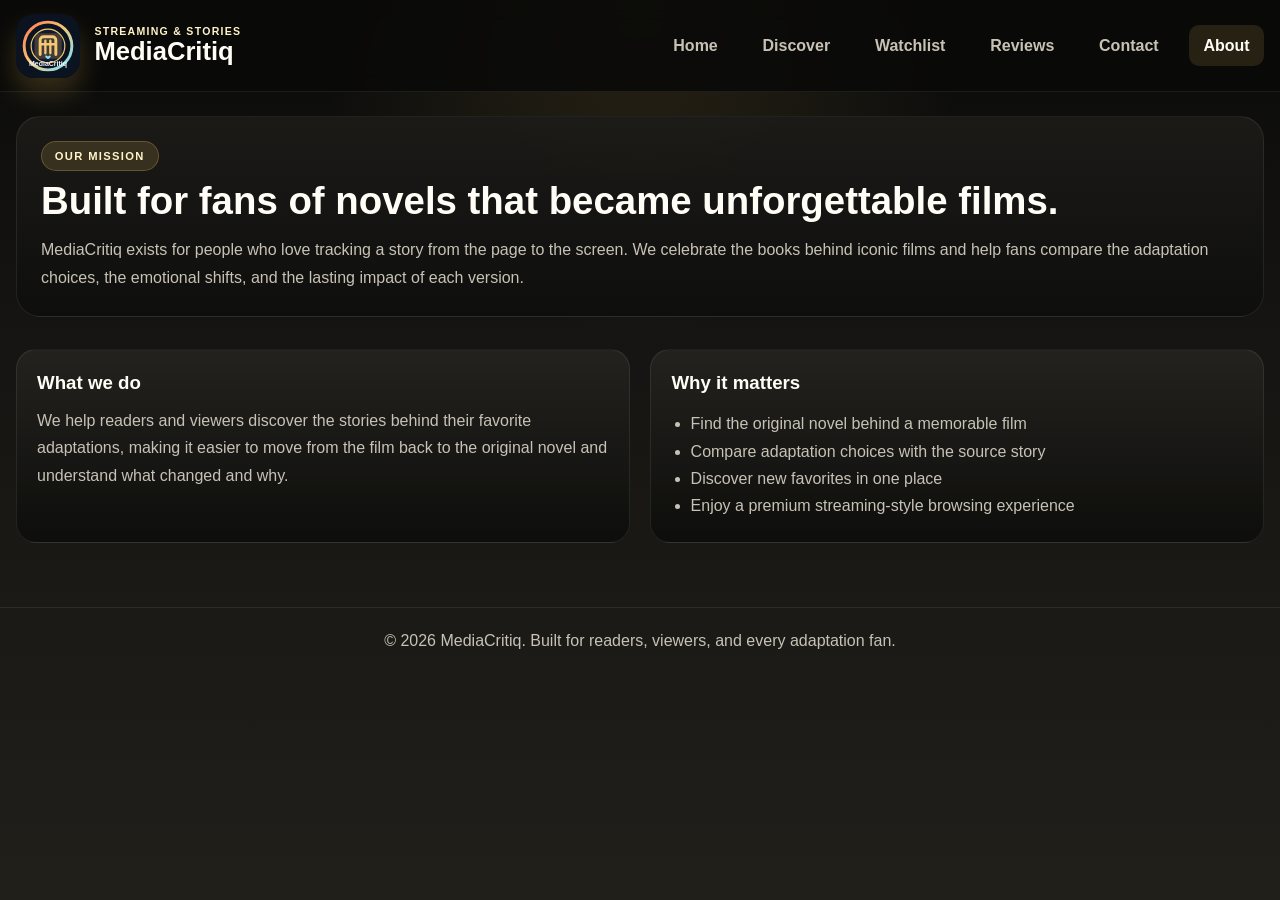
<file: about-us.html>
﻿<!DOCTYPE html>
<html lang="en">
<head>
  <meta charset="UTF-8" />
  <meta name="viewport" content="width=device-width, initial-scale=1.0" />
  <title>MediaCritiq | About</title>
  <link rel="stylesheet" href="style.css" />
</head>
<body>
  <header class="site-header">
    <div class="site-header-inner">
      <div class="brand">
        <img src="images/media-critiq-logo.svg" alt="MediaCritiq logo" />
        <div class="brand-copy"><small>Streaming & stories</small><h1>MediaCritiq</h1></div>
      </div>
      <button class="nav-toggle" aria-label="Toggle menu" aria-expanded="false">☰</button>
      <nav class="main-menu" aria-label="Main navigation">
        <a href="index.html">Home</a>
        <a href="discover.html">Discover</a>
        <a href="watchlist.html">Watchlist</a>
        <a href="reviews.html">Reviews</a>
        <a href="contact-us.html">Contact</a>
        <a href="about-us.html" class="active">About</a>
      </nav>
    </div>
  </header>
  <main class="page-shell">
    <section class="page-intro">
      <span class="eyebrow">Our mission</span>
      <h2>Built for fans of novels that became unforgettable films.</h2>
      <p>MediaCritiq exists for people who love tracking a story from the page to the screen. We celebrate the books behind iconic films and help fans compare the adaptation choices, the emotional shifts, and the lasting impact of each version.</p>
    </section>
    <div class="content-stack">
      <section class="pair-grid">
        <article class="info-card"><h3>What we do</h3><p>We help readers and viewers discover the stories behind their favorite adaptations, making it easier to move from the film back to the original novel and understand what changed and why.</p></article>
        <article class="info-card"><h3>Why it matters</h3><ul><li>Find the original novel behind a memorable film</li><li>Compare adaptation choices with the source story</li><li>Discover new favorites in one place</li><li>Enjoy a premium streaming-style browsing experience</li></ul></article>
      </section>
    </div>
  </main>
  <footer>&copy; 2026 MediaCritiq. Built for readers, viewers, and every adaptation fan.</footer>
  <script src="app.js"></script>
</body>
</html>
</file>
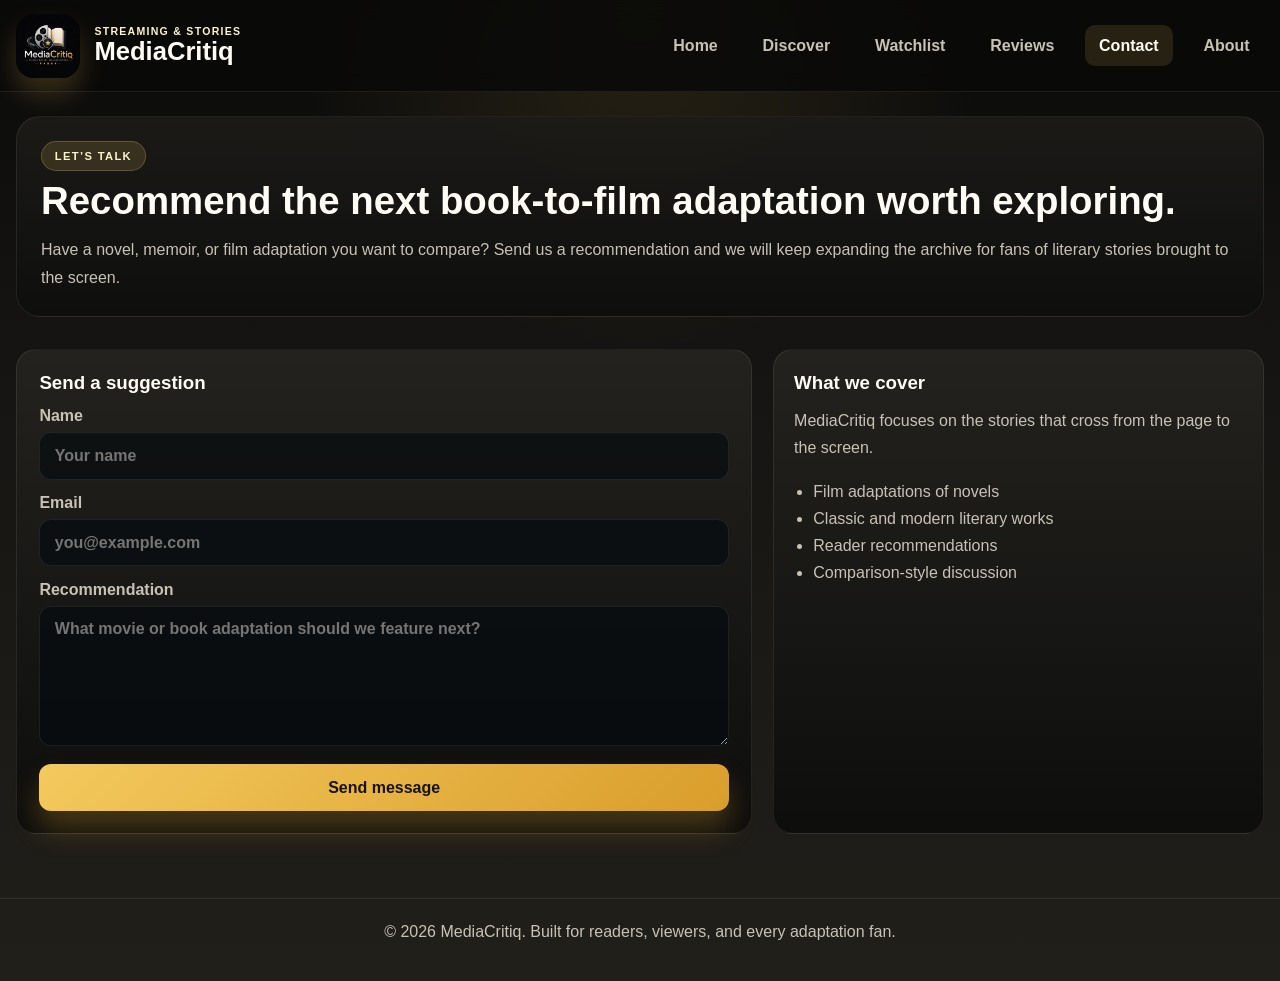
<file: contact-us.html>
﻿<!DOCTYPE html>
<html lang="en">
<head>
  <meta charset="UTF-8" />
  <meta name="viewport" content="width=device-width, initial-scale=1.0" />
  <title>MediaCritiq | Contact</title>
  <link rel="stylesheet" href="style.css" />
</head>
<body>
  <header class="site-header">
    <div class="site-header-inner">
      <div class="brand">
        <img src="images/logo.png" alt="MediaCritiq logo" />
        <div class="brand-copy"><small>Streaming & stories</small><h1>MediaCritiq</h1></div>
      </div>
      <button class="nav-toggle" aria-label="Toggle menu" aria-expanded="false">☰</button>
      <nav class="main-menu" aria-label="Main navigation">
        <a href="index.html">Home</a>
        <a href="discover.html">Discover</a>
        <a href="watchlist.html">Watchlist</a>
        <a href="reviews.html">Reviews</a>
        <a href="contact-us.html" class="active">Contact</a>
        <a href="about-us.html">About</a>
      </nav>
    </div>
  </header>
  <main class="page-shell">
    <section class="page-intro">
      <span class="eyebrow">Let’s talk</span>
      <h2>Recommend the next book-to-film adaptation worth exploring.</h2>
      <p>Have a novel, memoir, or film adaptation you want to compare? Send us a recommendation and we will keep expanding the archive for fans of literary stories brought to the screen.</p>
    </section>
    <div class="content-stack">
      <section class="contact-grid">
        <div class="form-card">
          <h3>Send a suggestion</h3>
          <div class="form-grid">
            <label>Name<input type="text" placeholder="Your name" /></label>
            <label>Email<input type="email" placeholder="you@example.com" /></label>
            <label>Recommendation<textarea placeholder="What movie or book adaptation should we feature next?"></textarea></label>
            <button class="button primary" type="button">Send message</button>
          </div>
        </div>
        <aside class="info-card">
          <h3>What we cover</h3>
          <p>MediaCritiq focuses on the stories that cross from the page to the screen.</p>
          <ul>
            <li>Film adaptations of novels</li>
            <li>Classic and modern literary works</li>
            <li>Reader recommendations</li>
            <li>Comparison-style discussion</li>
          </ul>
        </aside>
      </section>
    </div>
  </main>
  <footer>&copy; 2026 MediaCritiq. Built for readers, viewers, and every adaptation fan.</footer>
  <script src="app.js"></script>
</body>
</html>
</file>
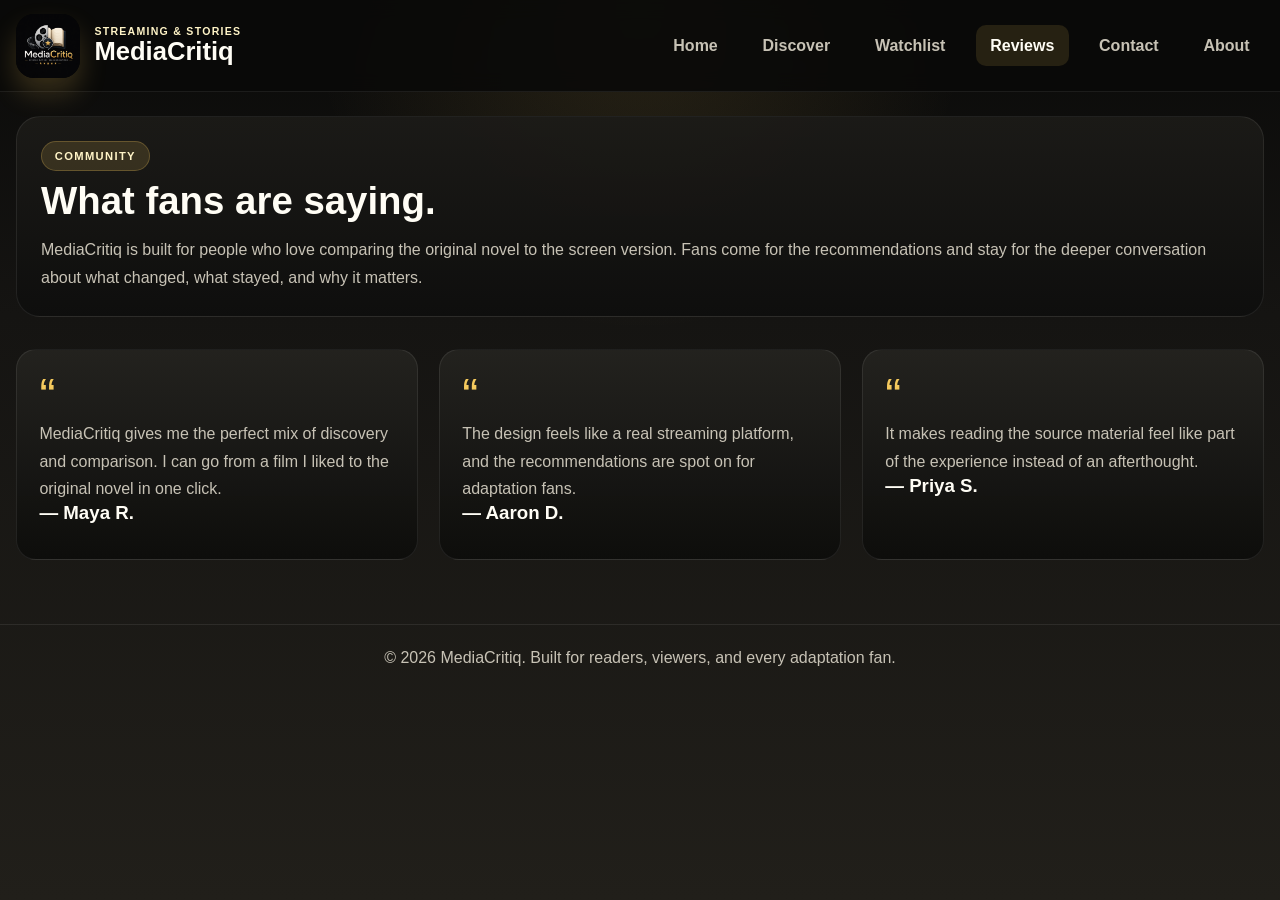
<file: reviews.html>
﻿<!DOCTYPE html>
<html lang="en">
<head>
  <meta charset="UTF-8" />
  <meta name="viewport" content="width=device-width, initial-scale=1.0" />
  <title>MediaCritiq | Reviews</title>
  <link rel="stylesheet" href="style.css" />
</head>
<body>
  <header class="site-header">
    <div class="site-header-inner">
      <div class="brand">
        <img src="images/logo.png" alt="MediaCritiq logo" />
        <div class="brand-copy"><small>Streaming & stories</small><h1>MediaCritiq</h1></div>
      </div>
      <button class="nav-toggle" aria-label="Toggle menu" aria-expanded="false">☰</button>
      <nav class="main-menu" aria-label="Main navigation">
        <a href="index.html">Home</a>
        <a href="discover.html">Discover</a>
        <a href="watchlist.html">Watchlist</a>
        <a href="reviews.html" class="active">Reviews</a>
        <a href="contact-us.html">Contact</a>
        <a href="about-us.html">About</a>
      </nav>
    </div>
  </header>
  <main class="page-shell">
    <section class="page-intro">
      <span class="eyebrow">Community</span>
      <h2>What fans are saying.</h2>
      <p>MediaCritiq is built for people who love comparing the original novel to the screen version. Fans come for the recommendations and stay for the deeper conversation about what changed, what stayed, and why it matters.</p>
    </section>
    <div class="content-stack">
      <section class="review-grid">
        <article class="quote-card"><div class="quote-mark">“</div><p>MediaCritiq gives me the perfect mix of discovery and comparison. I can go from a film I liked to the original novel in one click.</p><h3>— Maya R.</h3></article>
        <article class="quote-card"><div class="quote-mark">“</div><p>The design feels like a real streaming platform, and the recommendations are spot on for adaptation fans.</p><h3>— Aaron D.</h3></article>
        <article class="quote-card"><div class="quote-mark">“</div><p>It makes reading the source material feel like part of the experience instead of an afterthought.</p><h3>— Priya S.</h3></article>
      </section>
    </div>
  </main>
  <footer>&copy; 2026 MediaCritiq. Built for readers, viewers, and every adaptation fan.</footer>
  <script src="app.js"></script>
</body>
</html>
</file>
<file: style.css>
﻿/* CSS custom properties define the website theme colours and reusable design tokens. */
:root {
  --bg: #0a0a09;
  --bg-soft: #141412;
  --panel: #1c1b18;
  --panel-2: #282621;
  --card: #24231f;
  --line: rgba(255,255,255,0.08);
  --text: #fffdf5;
  --muted: #c7c2b5;
  --accent: #f4c95d;
  --accent-strong: #d99d2b;
  --highlight: #fff4c7;
  --shadow: rgba(0, 0, 0, 0.6);
}
* { box-sizing: border-box; }
html { scroll-behavior: smooth; }
/* Base page styling sets the background, typography, and default element behaviour for the whole site. */
body {
  margin: 0;
  min-height: 100vh;
  background: radial-gradient(circle at top, rgba(244,201,93,0.12), transparent 30%), linear-gradient(180deg, #0a0a09 0%, #151412 35%, #211f1a 100%);
  color: var(--text);
  font-family: Arial, Helvetica, sans-serif;
}
img { max-width: 100%; display: block; }
a { color: inherit; text-decoration: none; }
button, input, textarea { font: inherit; }
/* Sticky header keeps the brand and navigation visible while scrolling through the site. */
.site-header { position: sticky; top: 0; z-index: 30; background: rgba(10,10,9,0.88); backdrop-filter: blur(10px); border-bottom: 1px solid var(--line); }
.site-header-inner { max-width: 1280px; margin: 0 auto; padding: 0.85rem 1rem; display: flex; align-items: center; justify-content: space-between; gap: 1rem; }
.brand { display: flex; align-items: center; gap: 0.9rem; }
.brand img { width: 64px; height: 64px; border-radius: 18px; box-shadow: 0 15px 28px rgba(244,201,93,0.2); }
.brand-copy small { display: block; color: var(--highlight); text-transform: uppercase; letter-spacing: 0.12em; font-size: 0.66rem; font-weight: 700; }
.brand-copy h1 { margin: 0.05rem 0 0; font-size: clamp(1.2rem, 2vw, 1.95rem); }
.main-menu { display: flex; align-items: center; gap: 1rem; }
.main-menu a { padding: 0.7rem 0.9rem; border-radius: 10px; color: var(--muted); font-weight: 600; transition: 0.2s ease; }
.main-menu a:hover, .main-menu a.active { background: rgba(244,201,93,0.12); color: var(--text); }
.nav-toggle { display: none; background: rgba(255,255,255,0.04); border: 1px solid var(--line); color: var(--text); border-radius: 12px; width: 48px; height: 48px; font-size: 1.5rem; cursor: pointer; }
/* Page shell and hero section control the primary content layout and headline treatment. */
.page-shell { max-width: 1280px; margin: 0 auto; padding: 1.5rem 1rem 4rem; }
.hero { display: grid; grid-template-columns: 1.2fr 0.8fr; gap: 1.5rem; background: linear-gradient(135deg, rgba(28,27,24,0.94), rgba(14,14,13,0.94)); border: 1px solid var(--line); border-radius: 28px; padding: 2rem; box-shadow: 0 28px 50px var(--shadow); }
.hero-copy { display: flex; flex-direction: column; justify-content: center; gap: 1rem; }
.eyebrow { display: inline-flex; width: fit-content; padding: 0.5rem 0.8rem; border-radius: 999px; background: rgba(244,201,93,0.14); border: 1px solid rgba(244,201,93,0.24); color: var(--highlight); text-transform: uppercase; letter-spacing: 0.12em; font-size: 0.7rem; font-weight: 700; }
.hero-copy h2 { margin: 0; font-size: clamp(2.2rem, 5vw, 4.2rem); line-height: 1.04; }
.hero-copy p { margin: 0; color: var(--muted); max-width: 52ch; line-height: 1.75; }
.hero-actions { display: flex; flex-wrap: wrap; gap: 0.9rem; margin-top: 0.5rem; }
.button { display: inline-flex; align-items: center; justify-content: center; padding: 0.9rem 1.35rem; border-radius: 12px; font-weight: 700; border: none; cursor: pointer; transition: transform 0.2s ease, box-shadow 0.2s ease; }
.button:hover { transform: translateY(-2px); }
.button.primary { background: linear-gradient(135deg, var(--accent), var(--accent-strong)); color: #17130a; box-shadow: 0 18px 28px rgba(217,157,43,0.28); }
.button.secondary { background: rgba(255,255,255,0.04); color: var(--text); border: 1px solid var(--line); }
.hero-visual { position: relative; min-height: 420px; border-radius: 24px; overflow: hidden; background-image: linear-gradient(rgba(9,9,8,0.22), rgba(9,9,8,0.78)), url('https://images.unsplash.com/photo-1517604931442-7e0c8ed2963c?auto=format&fit=crop&w=1000&q=80'); background-size: cover; background-position: center; box-shadow: inset 0 0 0 1px rgba(255,255,255,0.06); }
.hero-feature { position: absolute; left: 1rem; right: 1rem; bottom: 1rem; background: rgba(12,18,26,0.7); border: 1px solid rgba(255,255,255,0.1); border-radius: 18px; padding: 1rem 1.1rem; backdrop-filter: blur(8px); }
.hero-feature small { color: var(--highlight); text-transform: uppercase; letter-spacing: 0.14em; }
.hero-feature h3 { margin: 0.45rem 0 0; font-size: 1.35rem; }
/* The content stack groups all homepage recommendation sections and keeps them visually separated. */
.content-stack { display: grid; gap: 2rem; min-width: 0; margin-top: 2rem; }
.carousel-section { min-width: 0; background: rgba(28,27,24,0.78); border: 1px solid var(--line); border-radius: 26px; padding: 1.4rem 1.25rem 1.2rem; }
.section-head { display: flex; align-items: center; justify-content: space-between; gap: 1rem; margin-bottom: 1rem; }
.section-head h2 { margin: 0; font-size: clamp(1.5rem, 2vw, 2.2rem); }
.section-head p { margin: 0; color: var(--muted); }
.carousel-controls { display: flex; gap: 0.5rem; }
.scroll-btn { width: 42px; height: 42px; border-radius: 50%; background: rgba(255,255,255,0.04); border: 1px solid var(--line); color: var(--text); cursor: pointer; }
.media-row { position: relative; min-width: 0; }
.media-track { display: grid; grid-auto-flow: column; grid-auto-columns: minmax(220px, 1fr); gap: 1rem; min-width: 0; overflow-x: auto; scroll-snap-type: x proximity; scrollbar-width: none; padding-bottom: 0.35rem; }
.media-track::-webkit-scrollbar { display: none; }
/* Media cards style each recommendation item with a poster, label, title, and short description. */
.media-card { scroll-snap-align: start; display: flex; flex-direction: column; background: linear-gradient(180deg, rgba(36,35,31,0.94), rgba(13,13,12,0.96)); border: 1px solid var(--line); border-radius: 22px; overflow: hidden; min-height: 380px; box-shadow: 0 18px 26px rgba(0,0,0,0.28); }
.media-card .poster { width: 100%; height: 260px; object-fit: cover; }
.media-card .info { padding: 1rem 1rem 1.15rem; display: flex; flex-direction: column; gap: 0.7rem; flex: 1; }
.media-card .tag { display: inline-flex; width: fit-content; background: rgba(244,201,93,0.12); border: 1px solid rgba(244,201,93,0.24); padding: 0.4rem 0.7rem; border-radius: 999px; color: var(--accent); font-size: 0.68rem; text-transform: uppercase; letter-spacing: 0.1em; font-weight: 700; }
.media-card h3 { margin: 0; font-size: 1.2rem; }
.media-card p { margin: 0; color: var(--muted); line-height: 1.55; }
.feature-grid, .pair-grid, .review-grid, .contact-grid, .list-grid { display: grid; gap: 1.3rem; }
.feature-grid { grid-template-columns: repeat(3, minmax(0,1fr)); }
.pair-grid { grid-template-columns: repeat(2, minmax(0,1fr)); }
.review-grid { grid-template-columns: repeat(3, minmax(0,1fr)); }
.contact-grid { grid-template-columns: 1.2fr 0.8fr; }
.list-grid { grid-template-columns: repeat(2, minmax(0,1fr)); min-width: 0; }
.card { background: linear-gradient(180deg, rgba(36,35,31,0.94), rgba(13,13,12,0.96)); border: 1px solid var(--line); border-radius: 22px; overflow: hidden; box-shadow: 0 18px 32px rgba(0,0,0,0.28); }
.card img { width: 100%; height: 220px; object-fit: cover; }
.card .content { padding: 1rem 1rem 1.25rem; }
.card h3 { margin: 0 0 0.6rem; font-size: 1.3rem; }
.card p, .card li, .info-card p, .info-card li, .quote-card p { margin: 0; color: var(--muted); line-height: 1.7; }
.page-intro { background: linear-gradient(180deg, rgba(28,27,24,0.92), rgba(14,14,13,0.94)); border: 1px solid var(--line); border-radius: 24px; padding: 1.5rem; }
.page-intro h2 { margin: 0.5rem 0 0.8rem; font-size: clamp(2rem, 3vw, 3rem); }
.page-intro p { margin: 0; color: var(--muted); line-height: 1.75; }
.list-item { position: relative; display: grid; grid-template-columns: 140px 1fr; gap: 1rem; min-width: 0; padding: 1rem; background: linear-gradient(180deg, rgba(36,35,31,0.94), rgba(13,13,12,0.96)); border: 1px solid var(--line); border-radius: 18px; }
.reorderable-list .list-item { cursor: grab; touch-action: none; transition: transform 0.2s ease, border-color 0.2s ease, opacity 0.2s ease; }
.reorderable-list .list-item::after { content: 'Drag to move'; position: absolute; top: 0.7rem; right: 0.75rem; color: var(--muted); font-size: 0.68rem; opacity: 0.7; }
.list-item:focus-visible { outline: 2px solid var(--highlight); outline-offset: 3px; }
.reorderable-list .list-item:active { cursor: grabbing; }
.reorderable-list .list-item.is-dragging { opacity: 0.45; transform: scale(0.98); border-color: var(--highlight); }
.list-item img { width: 140px; height: 180px; object-fit: cover; border-radius: 14px; }
.list-item .meta { display: inline-flex; width: fit-content; color: var(--highlight); text-transform: uppercase; letter-spacing: 0.1em; font-weight: 700; font-size: 0.68rem; margin-bottom: 0.5rem; }
.list-item h3 { margin: 0 0 0.5rem; }
.list-item .progress-block { margin-top: 0.9rem; display: grid; gap: 0.45rem; }
.list-item .progress-label { display: flex; align-items: center; justify-content: space-between; gap: 0.75rem; color: var(--muted); font-size: 0.72rem; text-transform: uppercase; letter-spacing: 0.08em; font-weight: 700; }
.list-item .progress-track { width: 100%; height: 8px; background: rgba(255,255,255,0.08); border-radius: 999px; overflow: hidden; }
.list-item .progress-track span { display: block; height: 100%; background: linear-gradient(90deg, var(--accent), var(--accent-strong)); border-radius: inherit; }
.info-card { padding: 1.4rem 1.25rem; background: linear-gradient(180deg, rgba(36,35,31,0.94), rgba(13,13,12,0.96)); border: 1px solid var(--line); border-radius: 20px; }
.info-card h3, .quote-card h3, .form-card h3 { margin: 0 0 0.8rem; }
.info-card ul { margin: 1rem 0 0; padding-left: 1.2rem; }
.quote-card { padding: 1.4rem; background: linear-gradient(180deg, rgba(36,35,31,0.94), rgba(13,13,12,0.96)); border: 1px solid var(--line); border-radius: 20px; }
.quote-mark { font-size: 3rem; color: var(--accent); line-height: 1; }
.form-card { padding: 1.4rem; background: linear-gradient(180deg, rgba(36,35,31,0.94), rgba(13,13,12,0.96)); border: 1px solid var(--line); border-radius: 20px; }
.form-grid { display: grid; gap: 0.9rem; }
label { display: block; color: var(--muted); font-weight: 700; }
input, textarea { width: 100%; margin-top: 0.45rem; border: 1px solid var(--line); border-radius: 12px; background: rgba(4,9,14,0.6); color: var(--text); padding: 0.85rem 0.9rem; }
textarea { min-height: 140px; resize: vertical; }
footer { padding: 1.5rem 1rem 2.5rem; text-align: center; color: var(--muted); border-top: 1px solid var(--line); }
/* Responsive rules collapse the desktop layout into stacked mobile-friendly sections. */
@media (max-width: 960px) { .hero, .feature-grid, .contact-grid, .pair-grid, .review-grid, .list-grid { grid-template-columns: 1fr; } .hero { padding: 1.3rem; } }
@media (max-width: 760px) { .nav-toggle { display: inline-flex; align-items: center; justify-content: center; } .main-menu { position: absolute; top: calc(100% + 0.5rem); right: 1rem; left: 1rem; display: none; flex-direction: column; align-items: stretch; background: rgba(9,15,22,0.96); border: 1px solid var(--line); border-radius: 16px; padding: 0.7rem; box-shadow: 0 18px 30px rgba(0,0,0,0.3); } .main-menu.open { display: flex; } .main-menu a { padding: 0.9rem 0.8rem; } .brand-copy { display: none; } .hero-copy h2 { font-size: 2.2rem; } .list-item { grid-template-columns: 1fr; } .list-item img { width: 100%; height: 220px; } .reorderable-list .list-item::after { content: 'Drag to reorder'; } }
@media (max-width: 520px) { .page-shell { padding: 1rem 0.65rem 2.5rem; } .site-header-inner { padding: 0.7rem 0.65rem; } .brand img { width: 52px; height: 52px; } .hero { border-radius: 20px; } .hero-actions { flex-direction: column; } .button { width: 100%; } .media-track { grid-auto-columns: minmax(180px, 78vw); } .carousel-section, .page-intro { padding: 1rem; border-radius: 20px; } .section-head { align-items: flex-start; } .carousel-controls { flex-shrink: 0; } .list-item { padding: 0.75rem; } .list-item img { height: 190px; } .list-item::after { display: none; } }
</file>
